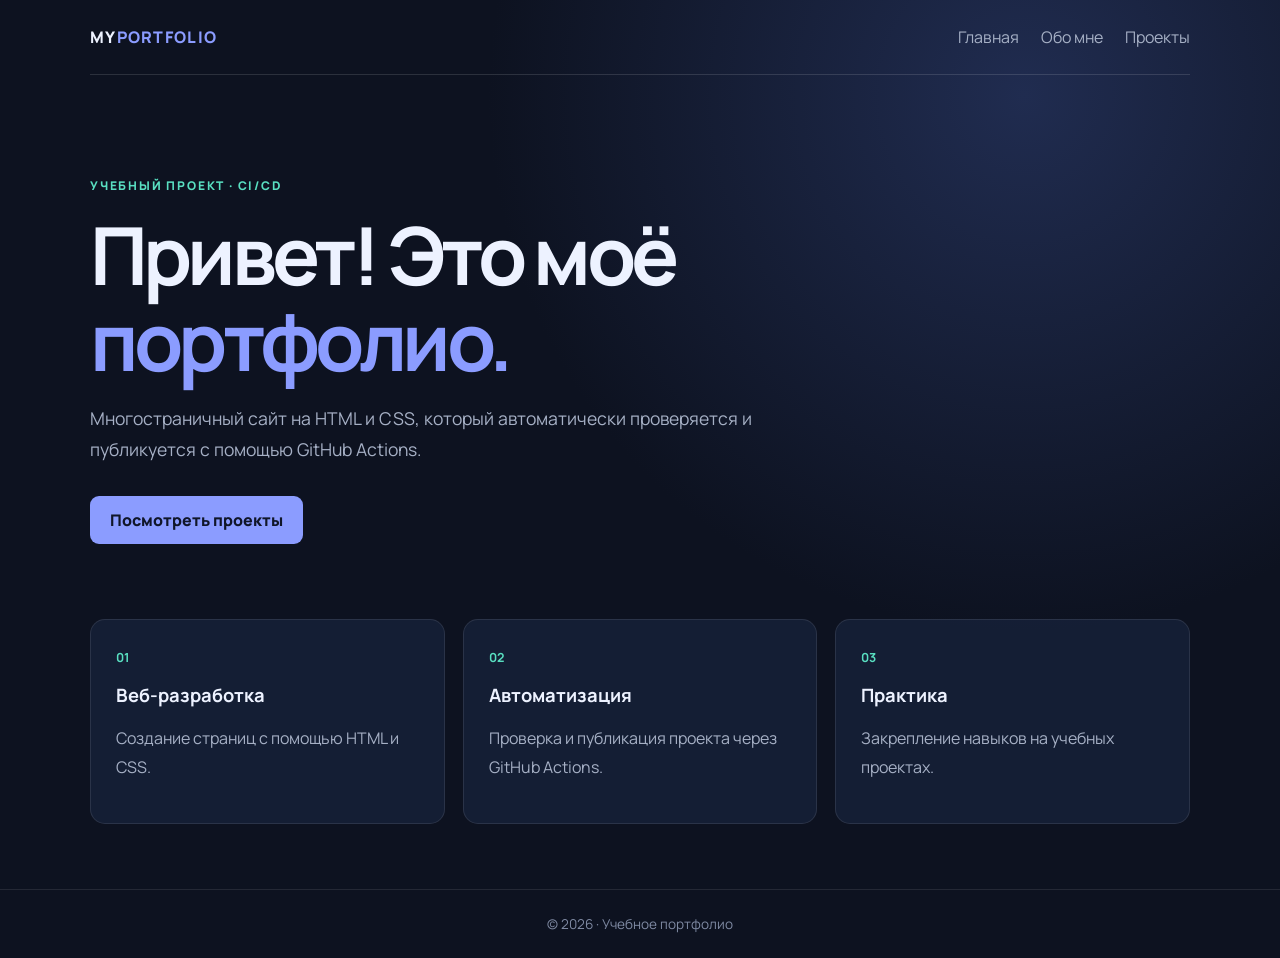
<file: index.html>
<!doctype html>
<html lang="ru"><head><meta charset="UTF-8"><meta name="viewport" content="width=device-width, initial-scale=1"><title>Моё портфолио</title><link rel="stylesheet" href="style.css"></head>
<body><header><a class="logo" href="index.html">MY<span>PORTFOLIO</span></a><nav><a href="index.html">Главная</a><a href="about.html">Обо мне</a><a href="projects.html">Проекты</a></nav></header>
<main><section class="hero"><p class="tag">УЧЕБНЫЙ ПРОЕКТ · CI/CD</p><h1>Привет! Это моё <span>портфолио.</span></h1><p class="lead">Многостраничный сайт на HTML и CSS, который автоматически проверяется и публикуется с помощью GitHub Actions.</p><a class="button" href="projects.html">Посмотреть проекты</a></section>
<section class="grid"><article><b>01</b><h2>Веб-разработка</h2><p>Создание страниц с помощью HTML и CSS.</p></article><article><b>02</b><h2>Автоматизация</h2><p>Проверка и публикация проекта через GitHub Actions.</p></article><article><b>03</b><h2>Практика</h2><p>Закрепление навыков на учебных проектах.</p></article></section></main><footer>© 2026 · Учебное портфолио</footer></body></html>
</file>
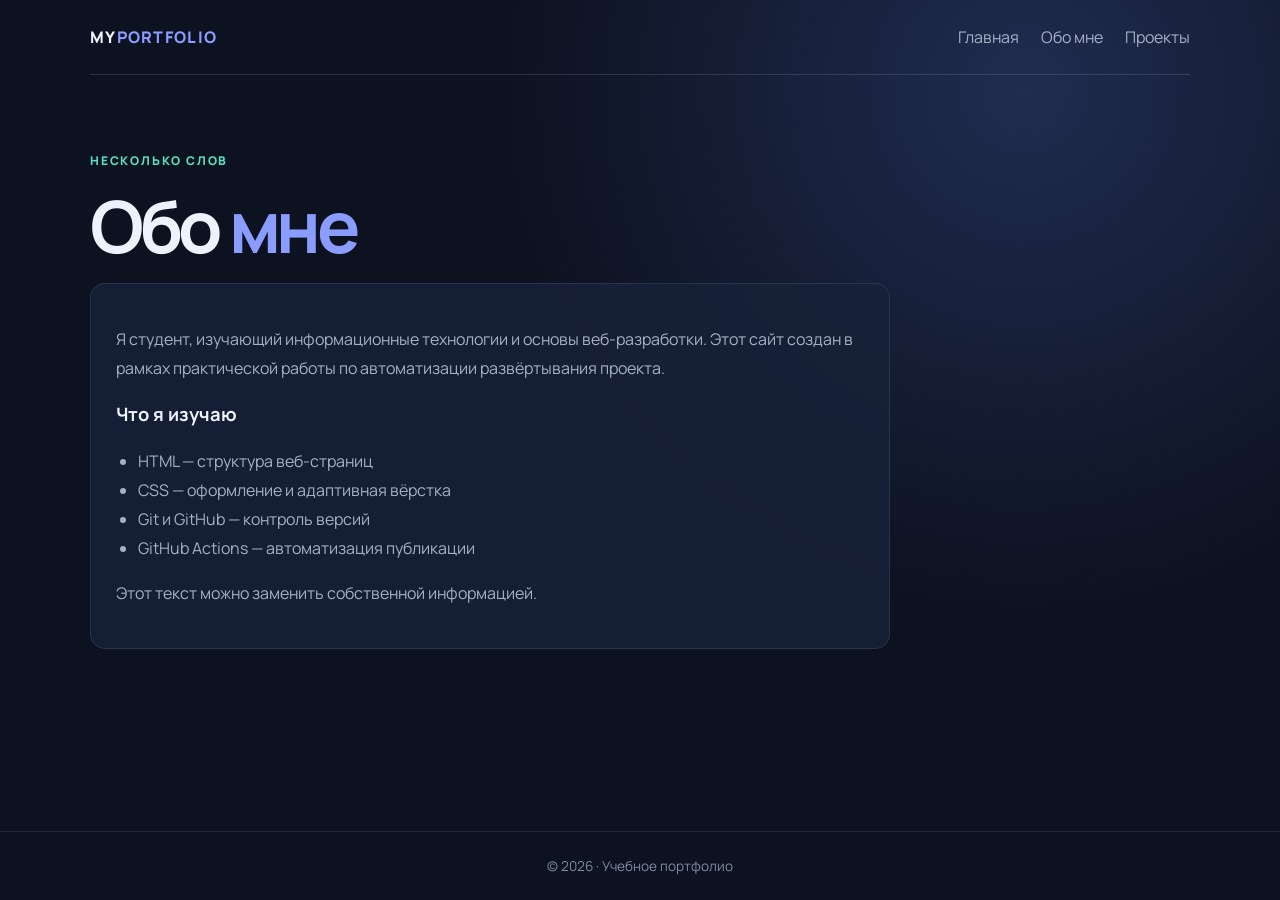
<file: about.html>
<!doctype html>
<html lang="ru"><head><meta charset="UTF-8"><meta name="viewport" content="width=device-width, initial-scale=1"><title>Обо мне</title><link rel="stylesheet" href="style.css"></head>
<body><header><a class="logo" href="index.html">MY<span>PORTFOLIO</span></a><nav><a href="index.html">Главная</a><a href="about.html">Обо мне</a><a href="projects.html">Проекты</a></nav></header>
<main class="page"><p class="tag">НЕСКОЛЬКО СЛОВ</p><h1>Обо <span>мне</span></h1><section class="panel"><p>Я студент, изучающий информационные технологии и основы веб-разработки. Этот сайт создан в рамках практической работы по автоматизации развёртывания проекта.</p><h2>Что я изучаю</h2><ul><li>HTML — структура веб-страниц</li><li>CSS — оформление и адаптивная вёрстка</li><li>Git и GitHub — контроль версий</li><li>GitHub Actions — автоматизация публикации</li></ul><p>Этот текст можно заменить собственной информацией.</p></section></main><footer>© 2026 · Учебное портфолио</footer></body></html>
</file>
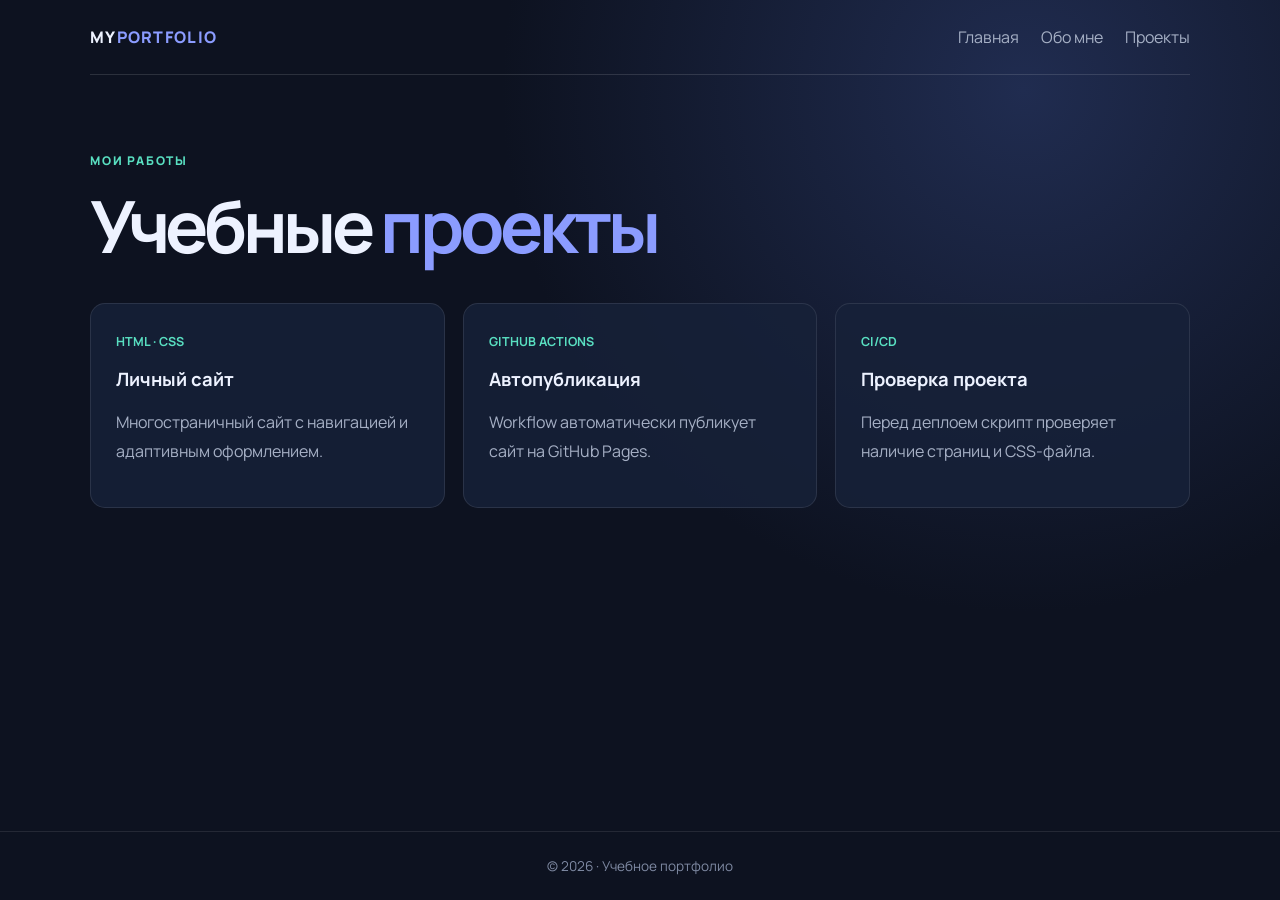
<file: projects.html>
<!doctype html>
<html lang="ru"><head><meta charset="UTF-8"><meta name="viewport" content="width=device-width, initial-scale=1"><title>Проекты</title><link rel="stylesheet" href="style.css"></head>
<body><header><a class="logo" href="index.html">MY<span>PORTFOLIO</span></a><nav><a href="index.html">Главная</a><a href="about.html">Обо мне</a><a href="projects.html">Проекты</a></nav></header>
<main class="page"><p class="tag">МОИ РАБОТЫ</p><h1>Учебные <span>проекты</span></h1><section class="grid"><article><b>HTML · CSS</b><h2>Личный сайт</h2><p>Многостраничный сайт с навигацией и адаптивным оформлением.</p></article><article><b>GITHUB ACTIONS</b><h2>Автопубликация</h2><p>Workflow автоматически публикует сайт на GitHub Pages.</p></article><article><b>CI/CD</b><h2>Проверка проекта</h2><p>Перед деплоем скрипт проверяет наличие страниц и CSS-файла.</p></article></section></main><footer>© 2026 · Учебное портфолио</footer></body></html>
</file>
<file: style.css>
@import url('https://fonts.googleapis.com/css2?family=Manrope:wght@400;500;700;800&display=swap');
:root{--bg:#0d1220;--panel:#172139;--text:#edf2ff;--muted:#a6b0c5;--accent:#8b9cff;--mint:#59dfc1}
*{box-sizing:border-box}body{margin:0;min-height:100vh;display:flex;flex-direction:column;background:radial-gradient(circle at 80% 10%,#202c50 0,var(--bg) 40%);color:var(--text);font-family:Manrope,Arial,sans-serif}
header{width:min(1100px,calc(100% - 48px));margin:auto;padding:26px 0;display:flex;justify-content:space-between;align-items:center;border-bottom:1px solid #ffffff20;gap:20px}
.logo{font-weight:800;letter-spacing:.08em;color:var(--text);text-decoration:none}.logo span,h1 span{color:var(--accent)}
nav{display:flex;gap:22px;flex-wrap:wrap}nav a{color:var(--muted);text-decoration:none}nav a:hover{color:var(--mint)}
main{width:min(1100px,calc(100% - 48px));margin:auto;flex:1}.hero{padding:90px 0 55px;max-width:760px}.tag{color:var(--mint);font-size:.75rem;font-weight:800;letter-spacing:.15em}
h1{font-size:clamp(2.6rem,7vw,5rem);line-height:1.08;letter-spacing:-.06em;margin:18px 0}.lead{color:var(--muted);font-size:1.1rem;line-height:1.8;margin-bottom:30px}
.button{display:inline-block;background:var(--accent);color:#101629;padding:13px 20px;border-radius:9px;text-decoration:none;font-weight:800}
.grid{display:grid;grid-template-columns:repeat(3,1fr);gap:18px;padding:20px 0 65px}.grid article,.panel{padding:25px;border:1px solid #ffffff18;border-radius:15px;background:#172139d9}.grid b{color:var(--mint);font-size:.78rem}.grid p,.panel{color:var(--muted);line-height:1.8}.grid h2,.panel h2{color:var(--text);font-size:1.15rem}
.page{padding:65px 0}.page h1{font-size:clamp(2.5rem,6vw,4.5rem)}.panel{max-width:800px}.panel ul{padding-left:22px}
footer{text-align:center;padding:25px;color:#7f8aa3;border-top:1px solid #ffffff18;font-size:.85rem}
@media(max-width:720px){header{align-items:flex-start;flex-direction:column}.grid{grid-template-columns:1fr}.hero{padding-top:65px}}
</file>
